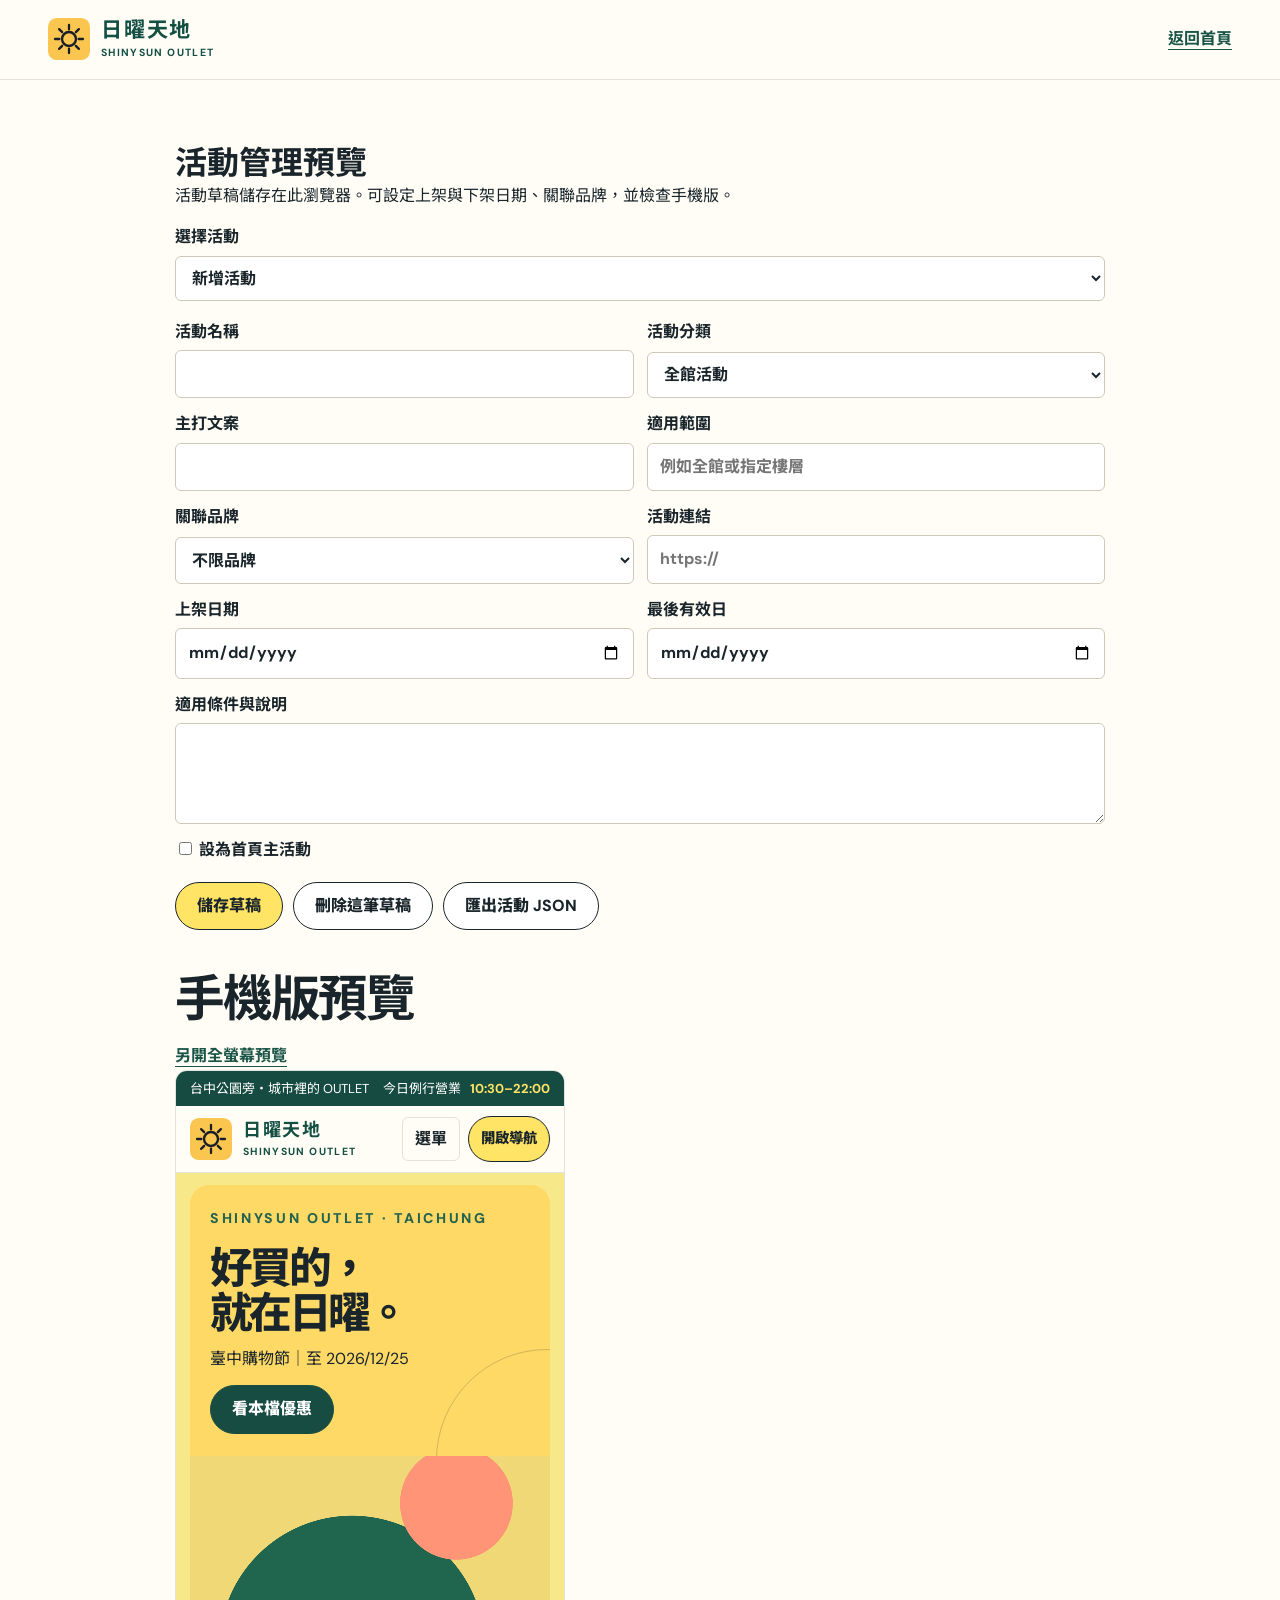
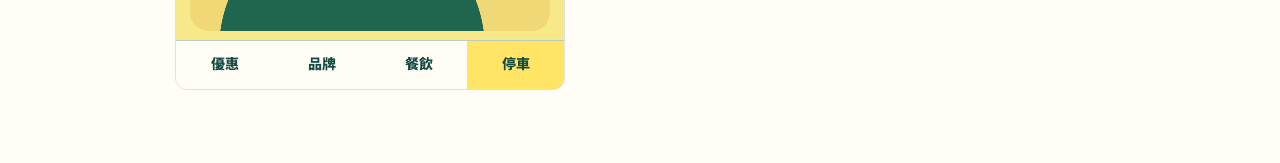
<file: editor.html>
<!doctype html>
<html lang="zh-Hant-TW">
<head>
<meta charset="utf-8">
<meta name="viewport" content="width=device-width,initial-scale=1">
<meta name="robots" content="noindex">
<title>活動管理預覽｜日曜天地 OUTLET</title>
<link rel="icon" href="sun.svg">
<link rel="stylesheet" href="style.css"><link rel="stylesheet" href="color.css">
<script src="data.js" defer></script><script src="editor.js" defer></script>
</head>
<body><header class="header"><div class="wrap nav"><a class="brand" href="./"><img src="sun.svg" alt="" width="42" height="42"><span><strong>日曜天地</strong><small>SHINYSUN OUTLET</small></span></a><a class="text-link" href="./">返回首頁</a></div></header>
<main class="wrap section editor">
<h1>活動管理預覽</h1>
<p>活動草稿儲存在此瀏覽器。可設定上架與下架日期、關聯品牌，並檢查手機版。</p>
<label id="saved">選擇活動<select id="items"><option value="">新增活動</option></select></label>
<form id="form">
<div class="editor-grid">
<label>活動名稱<input name="title" maxlength="70" required></label>
<label>活動分類<select name="category"><option>全館活動</option><option>品牌優惠</option><option>刷卡禮</option></select></label>
<label>主打文案<input name="headline" maxlength="55" required></label>
<label>適用範圍<input name="scope" placeholder="例如全館或指定樓層" required maxlength="90"></label>
<label>關聯品牌<select name="brand" id="linked-brand"><option value="">不限品牌</option></select></label>
<label>活動連結<input name="url" type="url" placeholder="https://"></label>
<label>上架日期<input name="start" type="date"></label>
<label>最後有效日<input name="end" type="date"></label>
<label class="full">適用條件與說明<textarea name="description" rows="3" maxlength="1000" required></textarea></label>
<label class="check"><span><input style="width:auto" type="checkbox" name="featured"> 設為首頁主活動</span></label>
</div>
<div class="editor-actions"><button class="button" type="submit">儲存草稿</button><button class="button outline" type="button" id="remove">刪除這筆草稿</button><button class="button outline" type="button" id="download">匯出活動 JSON</button></div>
<p id="status" role="status"></p>
</form>
<h2>手機版預覽</h2><p><a href="./?preview=1" target="_blank" rel="noopener" class="text-link">另開全螢幕預覽</a></p>
<iframe id="preview" title="日曜天地 390px 手機版預覽" src="./?preview=1" loading="lazy"></iframe>
</main></body></html>
</file>
<file: style.css>
@import url('https://fonts.googleapis.com/css2?family=DM+Sans:wght@400;500;600;700&family=Noto+Sans+TC:wght@400;500;600;700;800&display=swap');
:root{--ink:#191e29;--muted:#5c6069;--gold:#fac64f;--paper:#faf8f3;--line:#e3dfd5;--navy:#171c28;--radius:12px}
*{box-sizing:border-box}html{scroll-behavior:smooth}body{margin:0;background:var(--paper);color:var(--ink);font:1rem/1.65 "DM Sans","Noto Sans TC",system-ui,sans-serif}a{color:inherit;text-decoration:none}button,input,select,textarea{font:inherit}button{cursor:pointer}a,button,input,select,textarea,summary{touch-action:manipulation}a:focus-visible,button:focus-visible,summary:focus-visible,input:focus-visible,select:focus-visible,textarea:focus-visible{outline:3px solid #a06500;outline-offset:3px}img{display:block;width:100%;object-fit:cover}h1,h2,h3,p,figure{margin:0}h1,h2,h3{line-height:1.18}h2{font-size:clamp(2rem,4vw,3.1rem);letter-spacing:-.05em}h3{font-size:1.26rem}section[id],details[id]{scroll-margin-top:100px}.wrap{width:min(1320px,calc(100% - 112px));margin-inline:auto}.skip{position:absolute;left:.5rem;transform:translateY(-150%);z-index:20;background:var(--gold);padding:.5rem}.skip:focus{transform:none}
.top{background:var(--navy);color:#e1e2e7;font-size:.88rem}.top .wrap{display:flex;justify-content:space-between;gap:12px;padding-block:7px}.top b{color:var(--gold);margin-left:.4rem}.header{position:sticky;top:0;z-index:4;background:var(--paper);border-bottom:1px solid var(--line)}.nav{display:flex;align-items:center;justify-content:space-between;gap:20px;min-height:79px}.brand{display:inline-flex;align-items:center;gap:11px;line-height:1.15;flex-shrink:0}.brand img{width:42px;height:42px}.brand strong{display:block;font-size:1.32rem;letter-spacing:.085em}.brand small{font-size:.65rem;letter-spacing:.13em;font-weight:700}.nav nav{display:flex;gap:clamp(15px,2.6vw,39px);align-items:center;font-weight:700;font-size:.94rem}.nav nav a:hover,.text-link:hover{color:#815300}.directions,.button{display:inline-flex;align-items:center;justify-content:center;min-height:46px;padding:10px 21px;border:1px solid transparent;border-radius:6px;background:var(--gold);color:var(--navy);font-weight:800;white-space:nowrap}.directions{font-size:.9rem}.button:hover,.directions:hover{background:#ffd873}.outline{background:transparent;border-color:var(--line)}.menu{display:none}
.hero{display:grid;grid-template-columns:46% 54%;min-height:510px;background:var(--navy);color:#fff}.hero-text{padding:61px clamp(27px,4vw,70px) 65px max(56px,calc((100vw - 1320px)/2));position:relative;display:flex;align-items:center}.hero-text:after{position:absolute;content:"";right:-1px;top:0;bottom:0;width:1px;background:#fff3;z-index:1}.eyebrow{font-size:.88rem;letter-spacing:.17em;font-weight:800;color:#795314;margin-bottom:11px}.hero .eyebrow{color:var(--gold);display:flex;align-items:center;gap:10px}.hero .eyebrow span{display:inline-block;background:var(--gold);width:23px;height:2px}.hero h1{font-size:clamp(2.8rem,4.85vw,5.25rem);line-height:1.15;letter-spacing:-.065em;font-weight:800;margin:17px 0}.hero h1 span{color:var(--gold)}.hero-desc{color:#e2e2e6;max-width:35ch}.hero-photo{position:relative;min-height:100%;display:grid;overflow:hidden;background:#5d4027}.hero-photo img{position:absolute;height:100%;object-position:center 52%}.hero-photo:after{content:"";position:absolute;inset:50% 0 0;background:linear-gradient(transparent,#171c28ad);pointer-events:none}.hero-photo figcaption{position:absolute;right:25px;bottom:23px;z-index:1;font-size:.88rem;font-weight:700}.hero-event{margin-top:26px}.hero-event p{margin-top:9px;color:#eee4ce;font-size:.9rem}
.shortcuts{display:grid;grid-template-columns:repeat(4,1fr);background:#fff;border:1px solid var(--line);border-radius:var(--radius);margin-top:24px}.shortcuts a{display:flex;align-items:center;padding:19px 22px;gap:13px;min-height:92px}.shortcuts a+a{border-left:1px solid var(--line)}.shortcuts a:hover,.services a:hover,.store:hover{background:#fff5d9}.shortcuts small{display:block;color:var(--muted);font-size:.875rem}.icon{width:42px;height:42px;display:grid;place-items:center;background:#fff1c9;border-radius:50%;flex-shrink:0}.icon svg{width:22px;height:22px;fill:none;stroke:var(--ink);stroke-width:1.6;stroke-linecap:round;stroke-linejoin:round}.chev{margin-left:auto;border:solid #6a645b;border-width:0 1.5px 1.5px 0;width:7px;height:7px;transform:rotate(-45deg)}
.section{padding-block:65px}.section-head{display:flex;justify-content:space-between;align-items:end;gap:12px;margin-bottom:24px}.text-link{background:none;border:0;padding:0;color:#614519;font-weight:700;text-decoration:underline;text-underline-offset:5px;text-decoration-thickness:1px}.pills{display:flex;gap:9px;flex-wrap:wrap;margin-bottom:20px}.pills button{min-height:41px;padding:6px 19px;background:white;border:1px solid var(--line);border-radius:30px;font-size:.9rem;color:var(--ink);font-weight:700}.pills button[aria-pressed=true]{background:var(--ink);border-color:var(--ink);color:white}.cards{display:grid;grid-template-columns:repeat(3,minmax(0,1fr));gap:18px}.card{background:white;border:1px solid var(--line);border-radius:var(--radius);overflow:hidden;min-width:0;display:flex;flex-direction:column}.card-media{aspect-ratio:1.86;display:grid;place-content:center;background:#ede0c9;color:#222330;overflow:hidden;position:relative}.card-media img{position:absolute;height:100%}.card-media.event{background:#f5c458}.card-media.brand-art{background:#ebdfcb}.card-media.bank-art{background:#dce4da}.card-media span{font-size:clamp(1.1rem,3vw,2.3rem);font-weight:800;letter-spacing:.06em;text-align:center;padding:12px}.card-body{padding:21px;display:flex;flex:1;flex-direction:column;align-items:flex-start;gap:9px}.card-body p{color:var(--muted)}.card-body .text-link{margin-top:auto}.tag{font-size:.88rem;background:#f5ede0;border-radius:4px;padding:2px 8px;font-weight:700;color:#52401e}.bank{display:inline-block;margin-top:17px}.empty{grid-column:1/-1;background:white;border:1px solid var(--line);padding:22px;border-radius:var(--radius)}
.directory{background:#f2eee6;border-block:1px solid var(--line)}.directory-controls{display:grid;grid-template-columns:2fr 1fr 1fr;gap:12px}.directory-controls label,.editor label{display:grid;gap:5px;font-weight:700}input,select,textarea{color:var(--ink);background:#fff;border:1px solid #cfc9bb;border-radius:6px;padding:10px 12px;width:100%;min-width:0}textarea{resize:vertical}.directory-meta{display:flex;justify-content:space-between;align-items:center;gap:12px;margin:12px 0}.directory-meta p{color:var(--muted);font-size:.9rem}.store-grid{display:grid;grid-template-columns:repeat(4,minmax(0,1fr));gap:12px}.store{display:flex;justify-content:space-between;align-items:center;gap:12px;min-height:81px;padding:13px 15px;background:#fff;border:1px solid var(--line);border-radius:8px}.store strong,.store small{display:block}.store small{color:var(--muted);font-size:.88rem}.store .tag{white-space:nowrap}#more-brands{margin:18px auto 0;display:flex}[hidden]{display:none!important}
.visit{background:var(--navy);color:#fff}.visit .eyebrow{color:var(--gold)}.visit-grid{display:grid;grid-template-columns:1fr 1.2fr;gap:55px}.address{margin:17px 0}.visit dl{margin:0 0 20px}.visit dl div{display:flex;gap:18px;margin-bottom:4px}.visit dd{margin:0}.visit-details details{border-bottom:1px solid #ffffff40;padding:12px 0}.visit-details summary{font-size:1.12rem;font-weight:800;cursor:pointer}.visit-details p,.visit-details a{color:#dddfe7;margin:8px 0 0}.visit-details a{text-decoration:underline}.services{display:grid;grid-template-columns:repeat(4,1fr);gap:12px}.services a{display:grid;gap:5px;background:white;border:1px solid var(--line);border-radius:8px;padding:17px}.services span{color:var(--muted);font-size:.9rem}
footer{background:#eeeadf;border-top:1px solid var(--line);padding:27px 0 19px}.footer{display:flex;justify-content:space-between;gap:22px}.footer p{margin-top:12px}.footer-links{display:flex;flex-wrap:wrap;gap:12px 18px;align-content:center}.footer-links a:hover{text-decoration:underline}.footnote{border-top:1px solid #d8d2c4;margin-top:18px;padding-top:12px;color:var(--muted);font-size:.88rem}
dialog{border:0;border-radius:var(--radius);padding:0;width:min(540px,calc(100% - 26px));color:var(--ink);box-shadow:0 20px 80px #1118}dialog::backdrop{background:#141823aa}.dialog-inner{position:relative;padding:30px}.dialog-inner h3{margin:15px 28px 12px 0;font-size:1.65rem}.dialog-inner p{margin-bottom:11px}.close{position:absolute;right:12px;top:8px;border:0;background:none;color:var(--ink);font-size:1.8rem;width:44px;height:44px}.editor{max-width:930px}.editor p+form,.editor h2+p{margin-top:15px}.editor-grid{margin:18px 0;display:grid;grid-template-columns:1fr 1fr;gap:13px}.editor-actions{display:flex;flex-wrap:wrap;gap:10px;margin:14px 0}.editor .full{grid-column:1/-1}.editor #saved{margin:15px 0}.editor #status{min-height:1.6em;color:#654512}.editor #preview{width:min(390px,100%);height:620px;border:1px solid var(--line);border-radius:12px}
@media(max-width:1050px){.wrap{width:calc(100% - 56px)}.hero-text{padding-left:28px}.shortcuts a{padding:14px}.shortcuts small{display:none}.section{padding-block:49px}}
@media(max-width:800px){.nav{min-height:66px;gap:8px}.nav nav{display:none}.nav nav.open{display:grid;position:absolute;top:100%;left:0;right:0;background:var(--paper);border-bottom:1px solid var(--line);padding:16px 28px;gap:0}.nav nav a{padding:9px 0}.menu{display:block;margin-left:auto;background:transparent;color:var(--ink);border:1px solid var(--line);border-radius:6px;min-height:44px;padding:6px 12px;font-weight:700}.directions{min-height:44px;padding-inline:12px}.cards{grid-template-columns:repeat(2,minmax(0,1fr))}.store-grid{grid-template-columns:repeat(3,minmax(0,1fr))}.visit-grid{gap:26px}.services{grid-template-columns:repeat(2,1fr)}}
@media(max-width:560px){.wrap{width:calc(100% - 32px)}.top .wrap{font-size:.81rem}.top .wrap a{white-space:nowrap}.hero{display:flex;flex-direction:column;min-height:0}.hero-text{padding:30px 16px 28px}.hero h1{font-size:clamp(2.75rem,10vw,3.5rem);margin:10px 0}.hero-event{margin-top:16px}.hero-photo{min-height:205px}.hero-photo figcaption{right:12px;bottom:10px}.shortcuts{grid-template-columns:repeat(2,1fr);margin-top:12px}.shortcuts a{min-height:61px;padding:9px 12px}.shortcuts a:nth-child(3){border-left:0}.shortcuts a:nth-child(n+3){border-top:1px solid var(--line)}.icon{width:33px;height:33px}.icon svg{width:19px;height:19px}.section{padding-block:38px}.section-head{align-items:start}.section-head a{margin-top:7px;font-size:.87rem}.cards{grid-template-columns:1fr}.directory-controls{grid-template-columns:1fr 1fr}.directory-controls label:first-child{grid-column:1/-1}.store-grid{grid-template-columns:repeat(2,minmax(0,1fr));gap:8px}.store{align-items:start;flex-direction:column;gap:3px;padding:9px;overflow-wrap:anywhere}.visit-grid{grid-template-columns:1fr}.footer{display:grid}.editor-grid{grid-template-columns:1fr}}
@media(prefers-reduced-motion:reduce){html{scroll-behavior:auto}}
</file>
<file: color.css>
:root{--ink:#19252b;--muted:#47565a;--gold:#ffe465;--paper:#fffdf6;--line:#dfe3d9;--navy:#164b42;--mint:#d6f3de;--coral:#ff806c;--radius:20px}
body{background:var(--paper)}.top{background:#164b42;color:#fff}.header{background:#fffdf6}.nav .brand strong{color:#134f43}.nav .brand small{color:#134f43}.directions,.button{border-radius:40px;background:var(--gold);color:#19252b;border-color:#19252b}.directions:hover,.button:hover{background:#fff2a5}.outline{background:#fff}.text-link{color:#1a5547}.eyebrow{color:#23634f;letter-spacing:.19em}h2{letter-spacing:-.045em}.wrap{width:min(1240px,calc(100% - 96px))}
.color-hero{background:#f7e989;padding:24px 0 18px}.stage{display:grid;grid-template-columns:46% 54%;min-height:465px;border-radius:28px;overflow:hidden;background:#ffd966;isolation:isolate}.stage.tone-1{background:#bcead2}.stage.tone-2{background:#ffa895}.stage-copy{padding:42px clamp(24px,4.2vw,65px);display:flex;flex-direction:column;justify-content:center;align-items:flex-start;position:relative;isolation:isolate}.stage-copy:after{content:"";position:absolute;border:1px solid #19252b33;width:220px;height:220px;border-radius:50%;right:-108px;bottom:-115px;z-index:-1}.stage h1{font-size:clamp(3rem,5.5vw,6rem);letter-spacing:-.085em;font-weight:800;line-height:1.07;margin:9px 0 15px}.stage-desc{max-width:32ch;margin-bottom:20px}.stage-copy .button{background:#174c42;color:white;border-color:#174c42}.stage-copy .button:hover{background:#286956}.stage-photo{position:relative;display:grid;min-height:100%;overflow:hidden;background:radial-gradient(circle at 74% 27%,#ff9476 0 19%,transparent 19.2%),radial-gradient(circle at 45% 110%,#20664f 0 48%,transparent 48.2%),#efd875}.stage-photo img{position:absolute;height:100%;object-position:center 52%}.stage-photo figcaption{position:absolute;bottom:16px;right:16px;border-radius:40px;padding:5px 12px;background:#fffdf6;color:#19252b;font-size:.87rem;font-weight:800}.stage-photo img[hidden]+figcaption{display:none}
.stage-tabs{display:flex;justify-content:center;gap:7px;margin-top:11px;flex-wrap:wrap}.stage-tabs button,.floor-tabs button{min-height:44px;padding:6px 17px;border:1px solid #164b42;background:#fffdf6;color:#164b42;border-radius:40px;font-weight:800}.stage-tabs button[aria-selected=true],.floor-tabs button[aria-pressed=true]{background:#164b42;color:#fff}.shortcuts{margin-top:21px;gap:12px;background:none;border:0}.shortcuts a,.shortcuts a+a{background:#cfeedd;border:0;border-radius:17px;padding:14px;min-height:78px}.shortcuts a:nth-child(2){background:#ffeb8d}.shortcuts a:nth-child(3){background:#ffd2c8}.shortcuts a:nth-child(4){background:#e4dcff}.shortcuts a:hover{box-shadow:inset 0 0 0 2px #164b42}.shortcuts .icon{background:#fffdf6}.shortcuts small{color:#394e49}
.section-head{display:grid;justify-items:center;justify-content:center;text-align:center;margin-bottom:22px}.section-head a{margin-top:1px}.pills,.floor-tabs{justify-content:center}.pills button[aria-pressed=true]{background:#164b42;border-color:#164b42}.cards{gap:16px}.card{border-radius:17px}.card-media.event{background:#facb4d}.card-media.brand-art{background:#ff9d89}.card-media.bank-art{background:#cce8d2}.card-media:before{content:"";position:absolute;inset:0;background:radial-gradient(circle at 10% 3%,transparent 21%,#ffffff73 21.4% 22.5%,transparent 23%),radial-gradient(circle at 93% 96%,transparent 27%,#ffffff82 27.4% 28.5%,transparent 29%);pointer-events:none}.card-media span{position:relative;z-index:1}.card-media:has(img:not([hidden])) span{display:none}.directory{background:#e8f4e8}.floor-tabs{display:flex;flex-wrap:wrap;gap:8px;margin:0 0 18px}.floor-tabs button{min-width:65px}.store{border-color:#cfe0d0;border-radius:13px}.tag{background:#f4eedc;color:#2f473b}.visit{background:#164b42}.visit .eyebrow{color:#ffe465}.visit .button{border-color:transparent}.services a{border-radius:14px}.services a:nth-child(2n){background:#fff1ba}.services a:nth-child(2n+1){background:#eaf4e8}footer{background:#f7e989}
.phone-nav{display:none}
@media(max-width:900px){.wrap{width:calc(100% - 48px)}.stage{min-height:400px}.stage-copy{padding:26px}.shortcuts a,.shortcuts a+a{min-height:67px}}
@media(max-width:600px){.wrap{width:calc(100% - 28px)}.color-hero{padding:12px 0}.stage{grid-template-columns:1fr;min-height:0;border-radius:19px}.stage-copy{padding:22px 20px}.stage h1{font-size:clamp(2.55rem,11vw,3.45rem);margin:4px 0 9px}.stage-desc{margin-bottom:13px}.stage-photo{min-height:175px}.stage-tabs button{font-size:.86rem;padding:4px 12px;min-height:40px}.shortcuts{gap:8px;margin-top:12px}.shortcuts a,.shortcuts a+a{min-height:56px;padding:8px 11px}.phone-nav{position:fixed;z-index:5;bottom:0;left:0;right:0;display:grid;grid-template-columns:repeat(4,1fr);background:#fffdf6;border-top:1px solid #b9cbbf;padding:0 0 env(safe-area-inset-bottom)}.phone-nav a{text-align:center;min-height:48px;display:grid;place-content:center;font-weight:800;font-size:.88rem;color:#164b42}.phone-nav a:nth-child(4){background:#ffe465}body{padding-bottom:calc(49px + env(safe-area-inset-bottom))}dialog{margin:auto}.editor{padding-bottom:30px}.nav .brand strong{font-size:1.13rem}}
</file>
